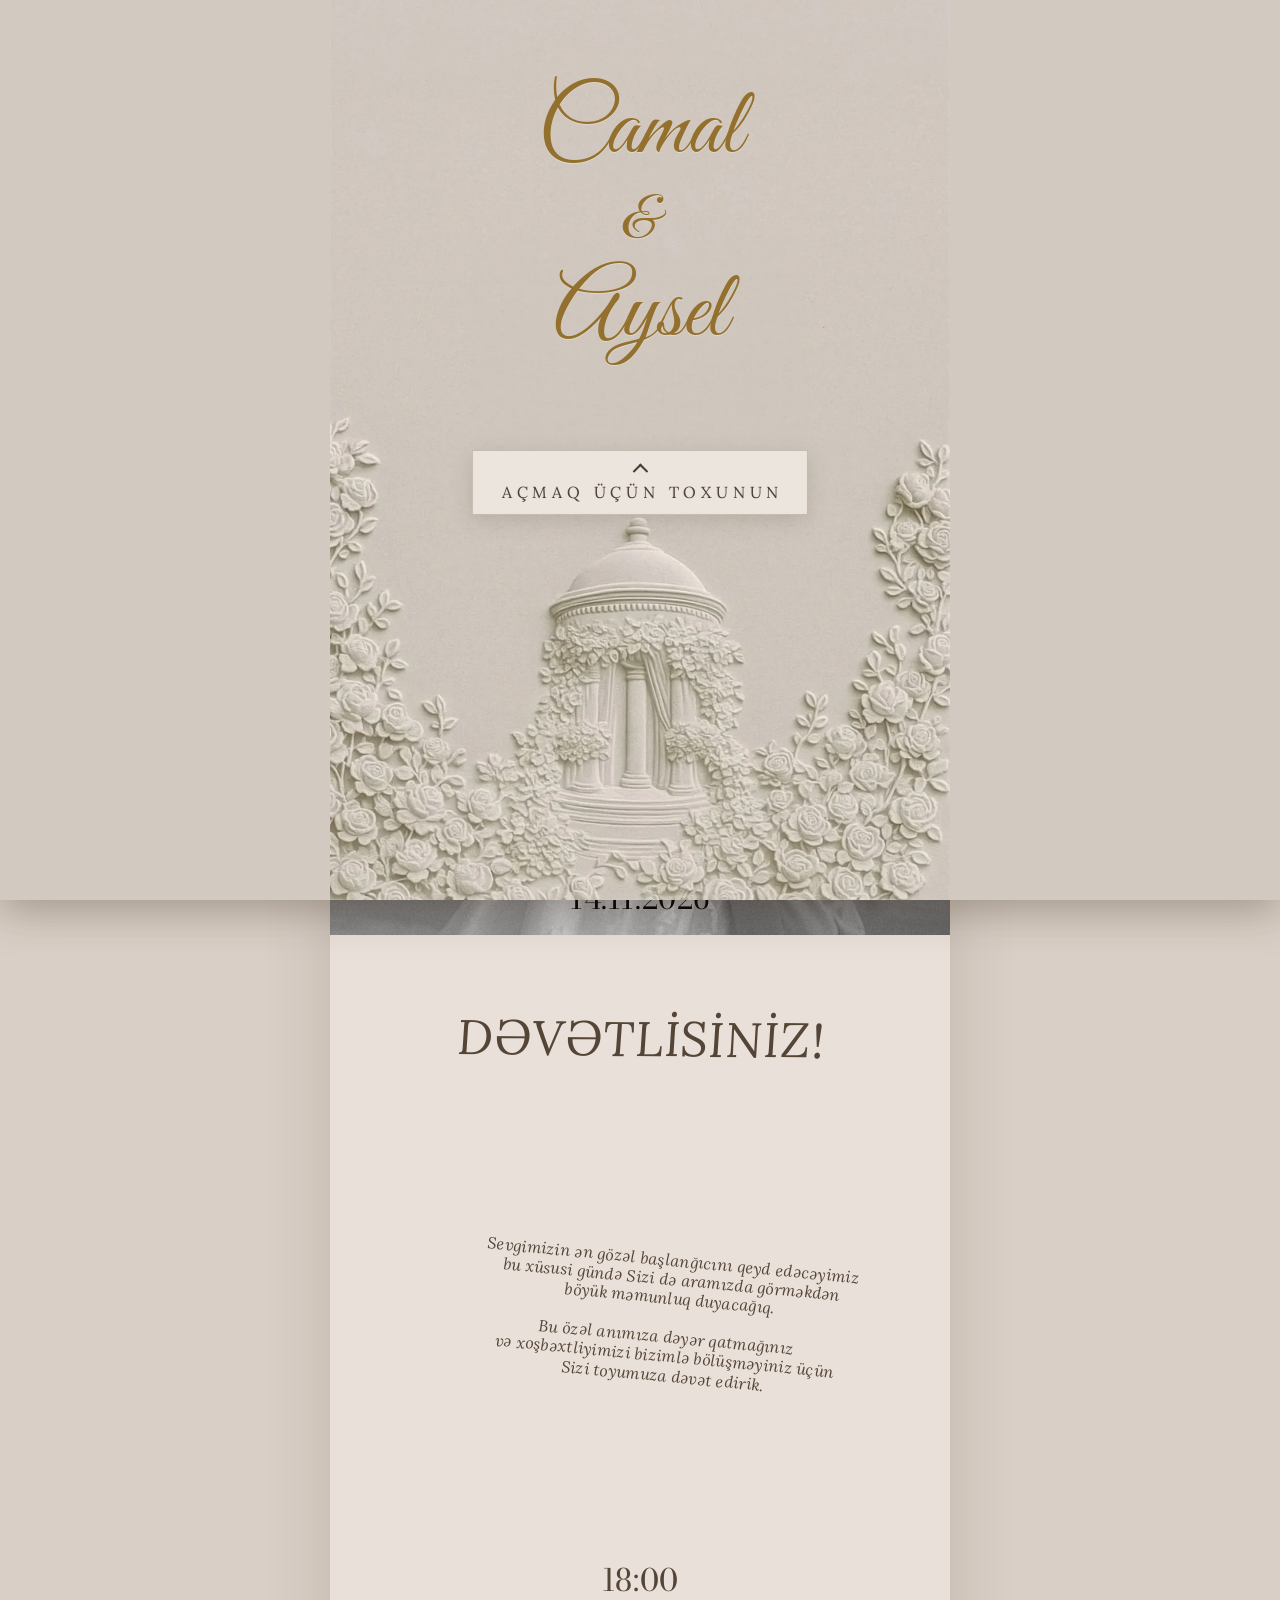
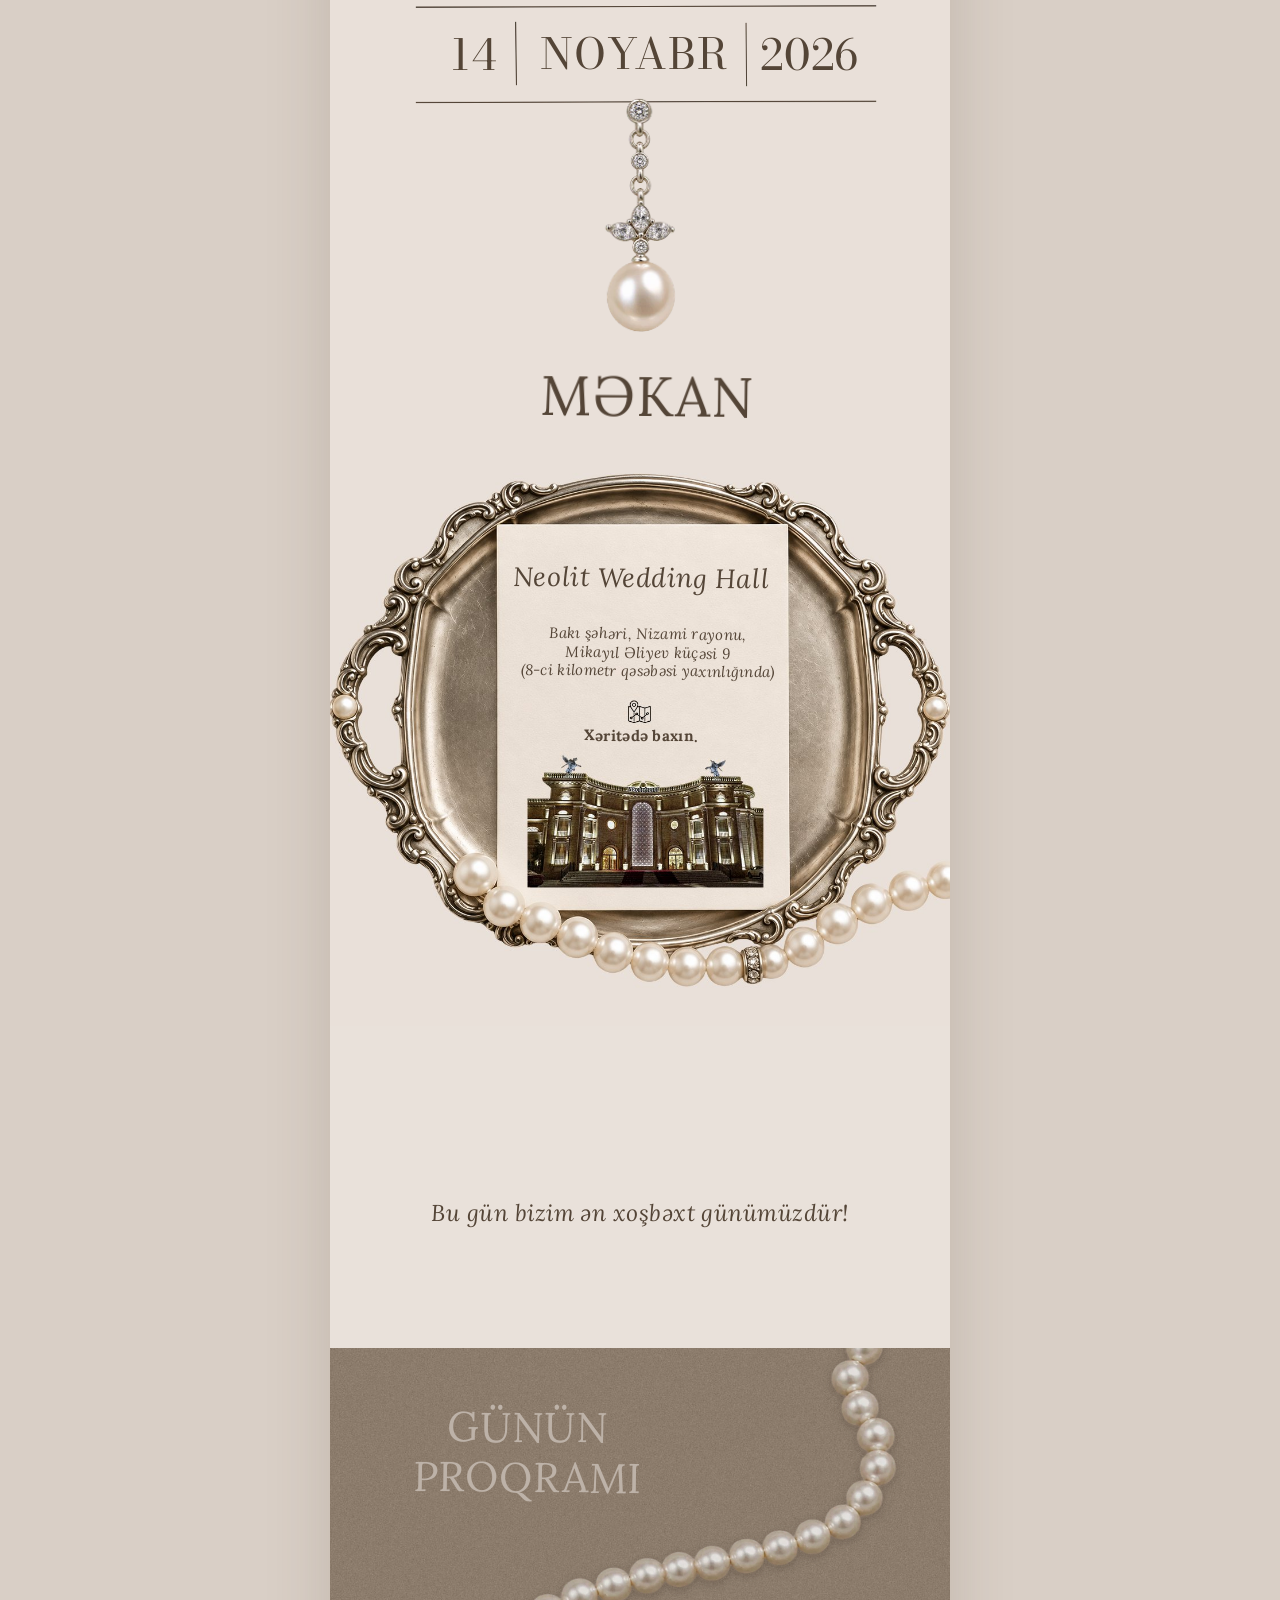
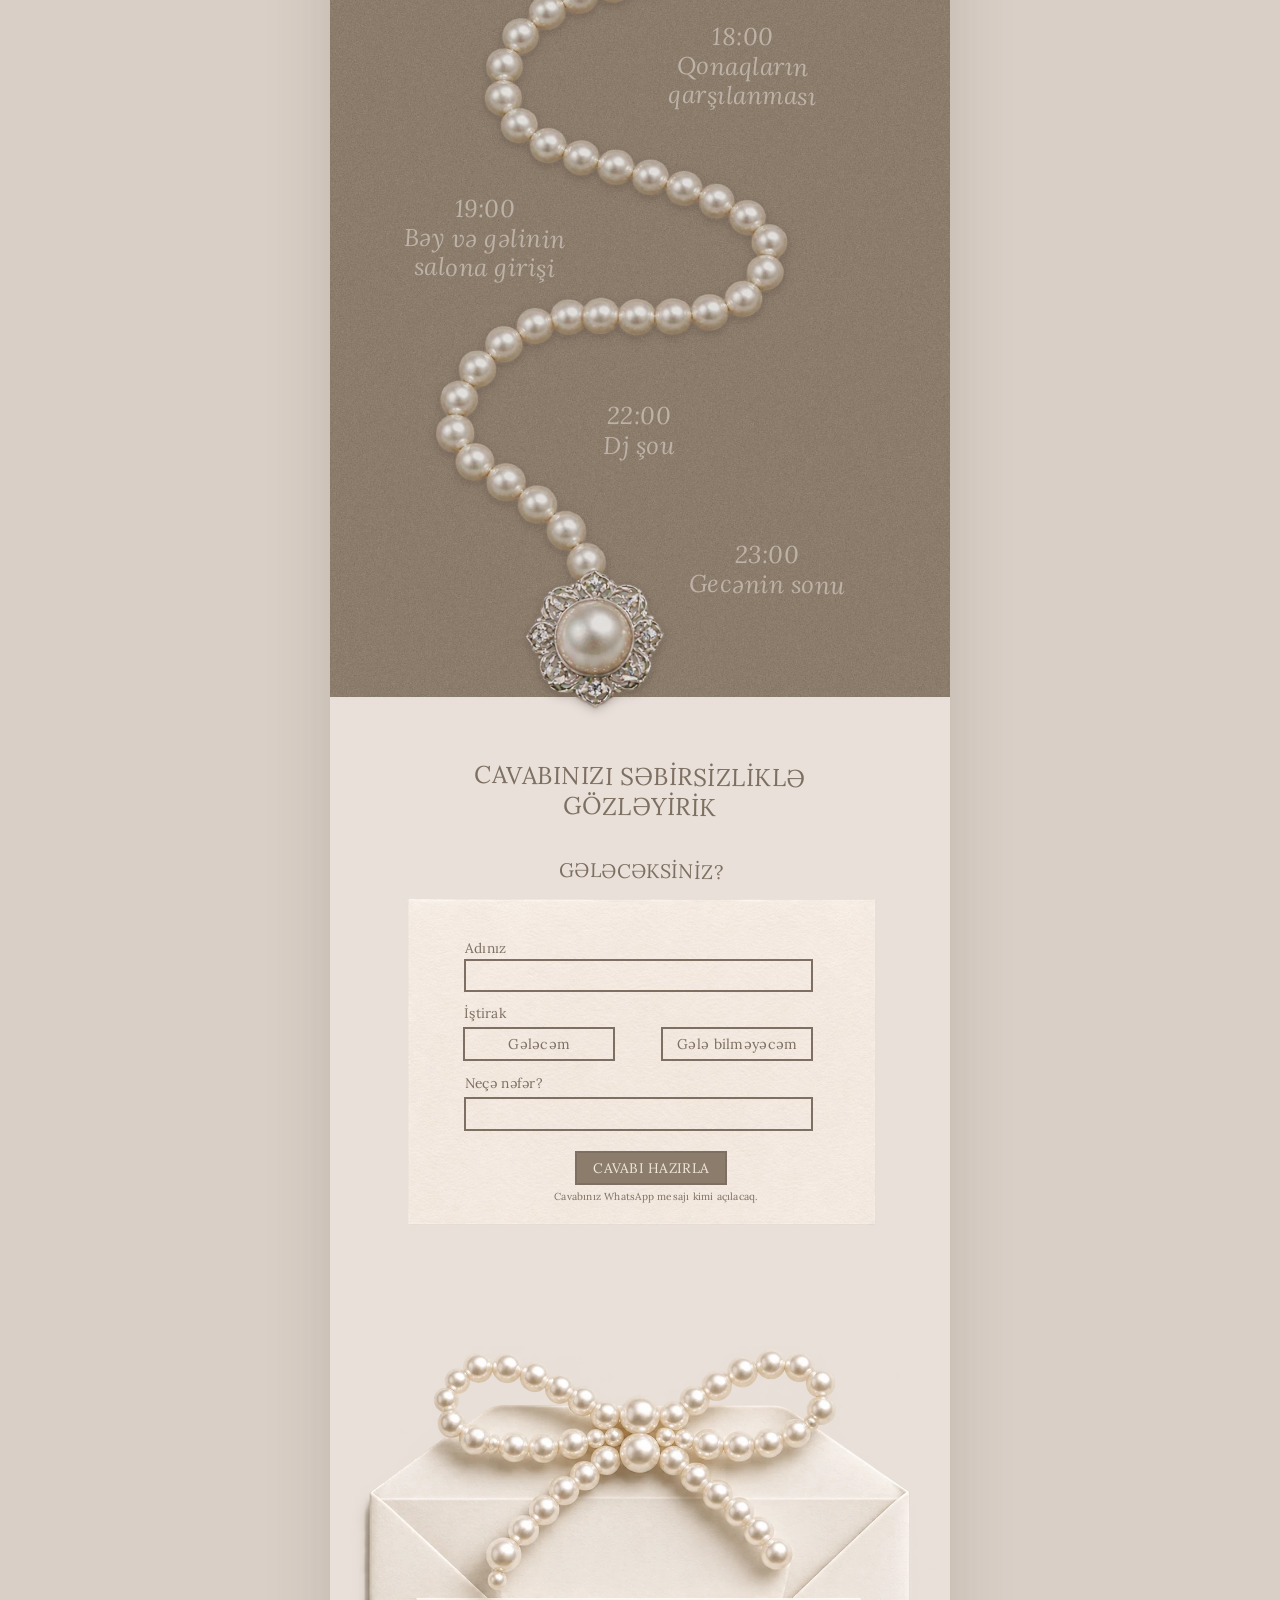
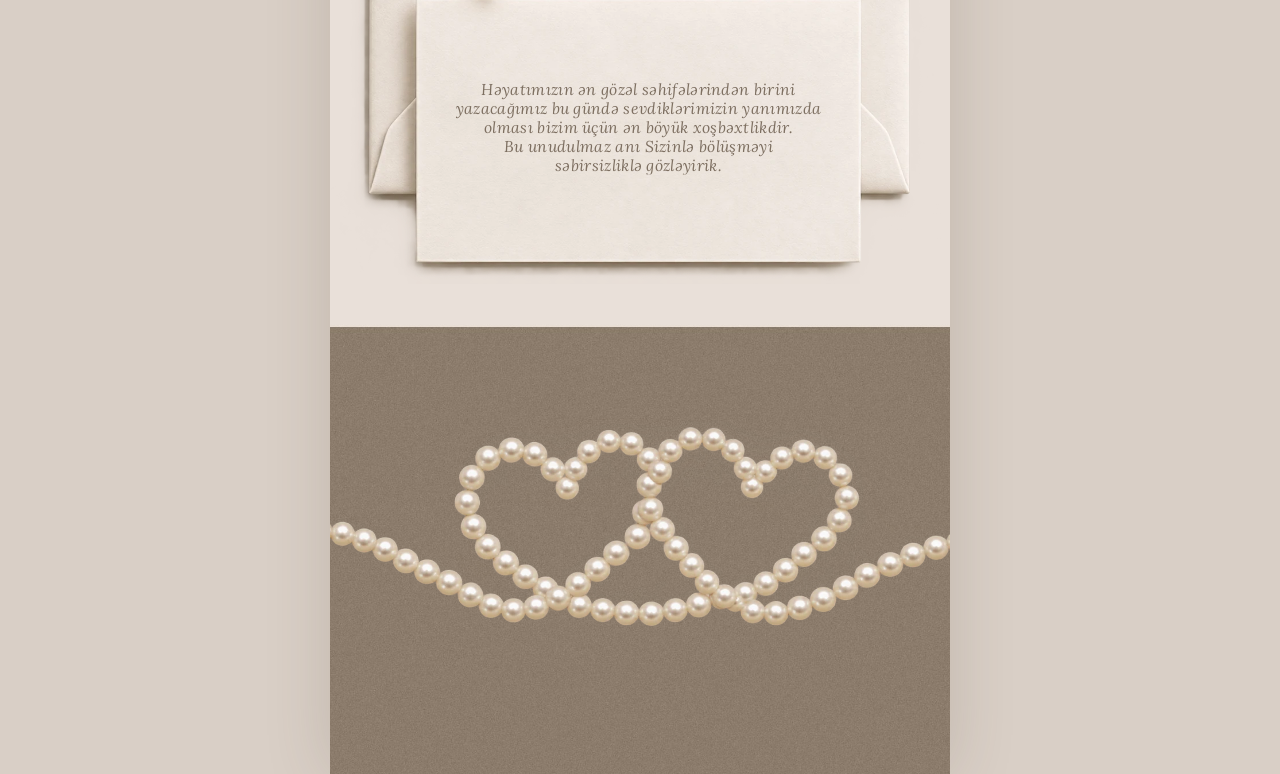
<file: index.html>
<!DOCTYPE html>
<html lang="az">
<head>
<meta charset="utf-8">
<meta name="viewport" content="width=device-width, initial-scale=1">
<title>Camal &amp; Aysel — Toya dəvət · 14.11.2026</title>
<meta name="description" content="Camal və Aysel sizi 14 noyabr 2026, saat 18:00-da Neolit Wedding Hall-da toylarına dəvət edir.">
<meta property="og:title" content="Camal &amp; Aysel — Toya dəvət">
<meta property="og:description" content="14 Noyabr 2026 · 18:00 · Neolit Wedding Hall">
<meta property="og:image" content="img/couple.jpg">
<meta name="theme-color" content="#E9E1DA">
<script>document.documentElement.classList.add('js');if(location.protocol!=='file:')document.documentElement.classList.add('http')</script>
<link rel="preload" href="fonts/BodoniModa-normal-latin.woff2" as="font" type="font/woff2" crossorigin>
<link rel="preload" href="fonts/Lora-italic-latin.woff2" as="font" type="font/woff2" crossorigin>
<link rel="preload" href="fonts/Lora-normal-latin.woff2" as="font" type="font/woff2" crossorigin>
<link rel="preload" href="img/intro-gazebo.webp" as="image">
<link rel="preload" href="fonts/GreatVibes-latin.woff2" as="font" type="font/woff2" crossorigin>
<link rel="stylesheet" href="fonts.css?v=6">
<link rel="stylesheet" href="style.css?v=6">
</head>
<body>

<div id="intro" class="intro" role="button" tabindex="0" aria-label="Dəvətnaməni açın">
  <div class="iv-col">
    <img class="iv-img" src="img/intro-gazebo.webp" alt="" width="1080" height="1920" fetchpriority="high">
    <h1 class="iv-names">Camal<span>&amp;</span>Aysel</h1>
    <span class="iv-tap lora"><i aria-hidden="true"></i>AÇMAQ ÜÇÜN TOXUNUN</span>
  </div>
</div>
<button id="music" class="music" type="button" aria-label="Musiqini dayandır" hidden><span></span><span></span><span></span></button>
<div id="fx" class="fx" aria-hidden="true"></div>
<main class="inv">

  <section class="pg" id="p1">
    <img class="bg" src="img/s1-1.jpg" alt="" width="1080" height="1660" fetchpriority="high" decoding="async">
    <img class="bg" src="img/s1-2.jpg" alt="" width="1080" height="1040" loading="lazy" decoding="async">
    <img class="bg" src="img/s1-3.jpg" alt="" width="1080" height="720" loading="lazy" decoding="async">
    <img class="bg" src="img/s1-4.jpg" alt="" width="1080" height="1155" loading="lazy" decoding="async">
    <div class="hero" style="left:0.0000cqw;top:0.0000cqw;width:100.0000cqw;height:150.8333cqw">
      <img class="kb" src="img/couple.jpg" alt="Camal və Aysel" width="1092" height="1637" fetchpriority="high" decoding="async" style="left:-0.6481cqw;top:-0.7407cqw;width:101.1111cqw;height:151.5741cqw">
    </div>
    <div class="t nm" style="left:41.0048cqw;top:24.3356cqw;transform:rotate(0.00deg);mix-blend-mode:overlay;"><span class="bod" style="font-style:normal;font-weight:400;font-size:14.8333cqw;color:#000"><span class="ch" style="--i:0;--d:0.1s">C</span><span class="ch" style="--i:1;--d:0.1s">A</span><span class="ch" style="--i:2;--d:0.1s">M</span><span class="ch" style="--i:3;--d:0.1s">A</span><span class="ch" style="--i:4;--d:0.1s">L</span></span></div>
    <div class="t nm" style="left:61.9307cqw;top:38.0676cqw;transform:rotate(0.00deg);mix-blend-mode:overlay;"><span class="bod" style="font-style:normal;font-weight:400;font-size:14.8333cqw;color:#000"><span class="ch" style="--i:0;--d:0.65s">A</span><span class="ch" style="--i:1;--d:0.65s">Y</span><span class="ch" style="--i:2;--d:0.65s">S</span><span class="ch" style="--i:3;--d:0.65s">E</span><span class="ch" style="--i:4;--d:0.65s">L</span></span></div>
    <div class="t rv" style="left:50.0000cqw;top:146.8373cqw;transform:rotate(0.00deg);"><span class="bod" style="font-style:normal;font-weight:400;font-size:4.6759cqw;color:#000">14.11.2026</span></div>
    <div class="t rv" style="left:50.2311cqw;top:170.3213cqw;transform:rotate(0.61deg);"><span class="lora" style="font-style:italic;font-weight:400;font-size:7.8333cqw;color:rgb(84,69,55)">DƏVƏTLİSİNİZ!</span></div>
    <div class="grp env an">
      <img class="lay " src="img/envelope.webp" alt="" width="1242" height="828" loading="lazy" decoding="async" style="left:-6.9444cqw;top:170.0926cqw;width:115.0000cqw;height:76.6667cqw;">
      <div class="t write" style="left:55.3877cqw;top:204.2420cqw;transform:rotate(5.41deg);"><span class="lora" style="font-style:italic;font-weight:400;font-size:2.5833cqw;color:rgb(84,69,55)">Sevgimizin ən gözəl başlanğıcını qeyd edəcəyimiz<br>bu xüsusi gündə Sizi də aramızda görməkdən<br>böyük məmunluq duyacağıq.<span class="gap"></span>Bu özəl anımıza dəyər qatmağınız<br>və xoşbəxtliyimizi bizimlə bölüşməyiniz üçün<br>Sizi toyumuza dəvət edirik.</span></div>
    </div>
    <div class="grp lines an">
      <img class="lay dh" src="img/line-top.webp" alt="" width="805" height="8" loading="lazy" decoding="async" style="left:13.7037cqw;top:258.7037cqw;width:74.5370cqw;height:0.7407cqw;">
      <img class="lay dh" src="img/line-bot.webp" alt="" width="805" height="7" loading="lazy" decoding="async" style="left:13.7037cqw;top:274.2593cqw;width:74.5370cqw;height:0.6481cqw;">
      <img class="lay dv" src="img/line-v1.webp" alt="" width="7" height="113" loading="lazy" decoding="async" style="left:29.7222cqw;top:261.4815cqw;width:0.6481cqw;height:10.4630cqw;">
      <img class="lay dv" src="img/line-v2.webp" alt="" width="6" height="113" loading="lazy" decoding="async" style="left:66.9444cqw;top:261.5741cqw;width:0.5556cqw;height:10.4630cqw;">
      <div class="t ln" style="left:50.0652cqw;top:256.6255cqw;transform:rotate(0.00deg);"><span class="bod" style="font-style:normal;font-weight:400;font-size:4.9722cqw;color:rgb(84,69,55)">18:00</span></div>
      <div class="t ln" style="left:23.1944cqw;top:269.3798cqw;transform:rotate(0.00deg);"><span class="bod" style="font-style:normal;font-weight:400;font-size:6.8704cqw;color:rgb(84,69,55)">14</span></div>
      <div class="t ln" style="left:49.1204cqw;top:269.2872cqw;transform:rotate(0.00deg);"><span class="bod" style="font-style:normal;font-weight:400;font-size:6.8704cqw;color:rgb(84,69,55)">NOYABR</span></div>
      <div class="t ln" style="left:77.3611cqw;top:269.3798cqw;transform:rotate(0.00deg);"><span class="bod" style="font-style:normal;font-weight:400;font-size:6.8704cqw;color:rgb(84,69,55)">2026</span></div>
    </div>
    <div class="lay sheen swing an" style="left:40.8333cqw;top:272.0370cqw;width:18.2407cqw;height:41.4815cqw;--m:url(img/pendant.webp);transform-origin:50% 2%"><img src="img/pendant.webp" alt="" width="197" height="448" decoding="async"></div>
    <div class="t rv" style="left:51.0607cqw;top:325.3034cqw;transform:rotate(0.60deg);"><span class="lora" style="font-style:normal;font-weight:400;font-size:8.9444cqw;color:rgb(84,69,55)">MƏKAN</span></div>
    <div class="t rv" style="left:50.1091cqw;top:352.8615cqw;transform:rotate(0.59deg);"><span class="lora" style="font-style:italic;font-weight:400;font-size:4.2963cqw;color:rgb(84,69,55)">Neolit Wedding Hall</span></div>
    <div class="t rv" style="left:51.3524cqw;top:361.2402cqw;transform:rotate(0.59deg);"><span class="lora" style="font-style:italic;font-weight:400;font-size:2.4259cqw;color:rgb(84,69,55)">Bakı şəhəri, Nizami rayonu,<br>Mikayıl Əliyev küçəsi 9<br>(8-ci kilometr qəsəbəsi yaxınlığında)</span></div>
    <div class="t rv" style="left:50.2413cqw;top:377.7217cqw;transform:rotate(0.59deg);"><span class="lora" style="font-style:normal;font-weight:700;font-size:2.4259cqw;color:rgb(84,69,55)">Xəritədə baxın.</span></div>
    <a class="hit" href="https://www.google.com/maps/search/?api=1&amp;query=Neolit+Wedding+Hall+Bak%C4%B1" target="_blank" rel="noopener" aria-label="Xəritədə baxın" style="left:30.5556cqw;top:369.9074cqw;width:39.8148cqw;height:31.9444cqw"></a>
  </section>

  <section class="cd" id="cd" aria-label="Toya qalan vaxt">
    <div class="t rv" style="left:50.0000cqw;top:12.9630cqw;transform:rotate(0.00deg);"><span class="lora" style="font-style:normal;font-weight:400;font-size:4.2593cqw;color:rgb(84,69,55)">TOYA QALIB</span></div>
    <div class="grp lines an"><img class="lay dh" src="img/line-top.webp" alt="" style="left:13.7037cqw;top:18.5185cqw;width:74.5370cqw;height:0.7407cqw"><img class="lay dh" src="img/line-bot.webp" alt="" style="left:13.7037cqw;top:40.9259cqw;width:74.5370cqw;height:0.6481cqw"><img class="lay dv" src="img/line-v1.webp" alt="" style="left:27.5000cqw;top:22.9630cqw;width:0.6481cqw;height:10.4630cqw"><img class="lay dv" src="img/line-v1.webp" alt="" style="left:49.7222cqw;top:22.9630cqw;width:0.6481cqw;height:10.4630cqw"><img class="lay dv" src="img/line-v1.webp" alt="" style="left:71.9444cqw;top:22.9630cqw;width:0.6481cqw;height:10.4630cqw"></div>
    <div class="t rv" style="left:16.6667cqw;top:30.5556cqw;transform:rotate(0.00deg);"><span class="bod" style="font-style:normal;font-weight:400;font-size:8.5185cqw;color:rgb(84,69,55)"><b id="cd-d">00</b></span></div>
    <div class="t rv" style="left:16.6667cqw;top:36.5741cqw;transform:rotate(0.00deg);"><span class="lora" style="font-style:italic;font-weight:400;font-size:2.2222cqw;color:rgb(125,111,97)">GÜN</span></div>
    <div class="t rv" style="left:38.8889cqw;top:30.5556cqw;transform:rotate(0.00deg);"><span class="bod" style="font-style:normal;font-weight:400;font-size:8.5185cqw;color:rgb(84,69,55)"><b id="cd-h">00</b></span></div>
    <div class="t rv" style="left:38.8889cqw;top:36.5741cqw;transform:rotate(0.00deg);"><span class="lora" style="font-style:italic;font-weight:400;font-size:2.2222cqw;color:rgb(125,111,97)">SAAT</span></div>
    <div class="t rv" style="left:61.1111cqw;top:30.5556cqw;transform:rotate(0.00deg);"><span class="bod" style="font-style:normal;font-weight:400;font-size:8.5185cqw;color:rgb(84,69,55)"><b id="cd-m">00</b></span></div>
    <div class="t rv" style="left:61.1111cqw;top:36.5741cqw;transform:rotate(0.00deg);"><span class="lora" style="font-style:italic;font-weight:400;font-size:2.2222cqw;color:rgb(125,111,97)">DƏQİQƏ</span></div>
    <div class="t rv" style="left:83.3333cqw;top:30.5556cqw;transform:rotate(0.00deg);"><span class="bod" style="font-style:normal;font-weight:400;font-size:8.5185cqw;color:rgb(84,69,55)"><b id="cd-s">00</b></span></div>
    <div class="t rv" style="left:83.3333cqw;top:36.5741cqw;transform:rotate(0.00deg);"><span class="lora" style="font-style:italic;font-weight:400;font-size:2.2222cqw;color:rgb(125,111,97)">SANİYƏ</span></div>
    <div class="t cd-done" style="left:50.0000cqw;top:31.4815cqw;transform:rotate(0.00deg);"><span class="lora" style="font-style:italic;font-weight:400;font-size:3.7037cqw;color:rgb(84,69,55)">Bu gün bizim ən xoşbəxt günümüzdür!</span></div>
  </section>

  <section class="pg" id="p2">
    <img class="bg" src="img/s2-1.jpg" alt="" width="1080" height="1700" loading="lazy" decoding="async">
    <img class="bg" src="img/s2-2.jpg" alt="" width="1080" height="1000" loading="lazy" decoding="async">
    <img class="bg" src="img/s2-3.jpg" alt="" width="1080" height="1090" loading="lazy" decoding="async">
    <img class="bg" src="img/s2-4.jpg" alt="" width="1080" height="785" loading="lazy" decoding="async">
    <svg class="neck" id="neck" viewBox="132 -47 873 1746" style="left:12.2222cqw;top:-4.3519cqw;width:80.8333cqw;height:161.6667cqw" aria-hidden="true">
      <image href="img/necklace.webp" x="132" y="-47" width="873" height="1746"/>
    </svg>
    <div class="t rv" style="left:31.9797cqw;top:15.1246cqw;transform:rotate(0.59deg);"><span class="lora" style="font-style:normal;font-weight:400;font-size:6.7130cqw;color:rgb(189,178,168)">GÜNÜN<br>PROQRAMI</span></div>
    <div class="t pi" data-y="429" style="left:66.6770cqw;top:48.0532cqw;transform:rotate(0.62deg);--y:459"><span class="lora" style="font-style:italic;font-weight:400;font-size:3.9352cqw;color:rgb(189,178,168)">18:00<br>Qonaqların<br>qarşılanması</span></div>
    <div class="t pi" data-y="729" style="left:25.0106cqw;top:75.8381cqw;transform:rotate(0.61deg);--y:759"><span class="lora" style="font-style:italic;font-weight:400;font-size:3.9333cqw;color:rgb(189,178,168)">19:00<br>Bəy və gəlinin<br>salona girişi</span></div>
    <div class="t pi" data-y="1089" style="left:49.9178cqw;top:109.1644cqw;transform:rotate(0.62deg);--y:1119"><span class="lora" style="font-style:italic;font-weight:400;font-size:3.9352cqw;color:rgb(189,178,168)">22:00<br>Dj şou</span></div>
    <div class="t pi" data-y="1331" style="left:70.4733cqw;top:131.5718cqw;transform:rotate(0.62deg);--y:1361"><span class="lora" style="font-style:italic;font-weight:400;font-size:3.9352cqw;color:rgb(189,178,168)">23:00<br>Gecənin sonu</span></div>
    <div class="t rv" style="left:50.0104cqw;top:167.4051cqw;transform:rotate(0.62deg);"><span class="lora" style="font-style:normal;font-weight:400;font-size:3.9352cqw;color:rgb(125,111,97)">CAVABINIZI SƏBİRSİZLİKLƏ<br>GÖZLƏYİRİK</span></div>
    <div class="t rv" style="left:50.1474cqw;top:182.2812cqw;transform:rotate(0.59deg);"><span class="lora" style="font-style:normal;font-weight:400;font-size:3.1759cqw;color:rgb(125,111,97)">GƏLƏCƏKSİNİZ?</span></div>
    <div class="t " style="left:25.0888cqw;top:194.3601cqw;transform:rotate(0.00deg);"><span class="lora" style="font-style:normal;font-weight:400;font-size:2.2191cqw;color:rgb(125,111,97)">Adınız</span></div>
    <div class="t " style="left:24.9961cqw;top:204.9416cqw;transform:rotate(0.00deg);"><span class="lora" style="font-style:normal;font-weight:400;font-size:2.2222cqw;color:rgb(125,111,97)">İştirak</span></div>
    <div class="t " style="left:28.0517cqw;top:216.1453cqw;transform:rotate(0.00deg);"><span class="lora" style="font-style:normal;font-weight:400;font-size:2.2222cqw;color:rgb(125,111,97)">Neçə nəfər?</span></div>
    <div class="t " style="left:52.6339cqw;top:234.2711cqw;transform:rotate(0.00deg);"><span class="lora" style="font-style:normal;font-weight:400;font-size:1.6389cqw;color:rgb(125,111,97)">Cavabınız WhatsApp mesajı kimi açılacaq.</span></div>
    <form id="rsvp" novalidate>
      <input id="ad" name="ad" type="text" autocomplete="name" aria-label="Adınız" style="left:21.5741cqw;top:195.2778cqw;width:56.3889cqw;height:5.4630cqw">
      <button type="button" class="opt" data-v="yes" aria-pressed="false" style="left:21.4815cqw;top:206.3889cqw;width:24.5370cqw;height:5.4630cqw">Gələcəm</button>
      <button type="button" class="opt" data-v="no" aria-pressed="false" style="left:53.4259cqw;top:206.2963cqw;width:24.5370cqw;height:5.4630cqw">Gələ bilməyəcəm</button>
      <input id="say" name="say" type="number" min="1" max="30" inputmode="numeric" aria-label="Neçə nəfər?" style="left:21.5741cqw;top:217.5926cqw;width:56.3889cqw;height:5.4630cqw">
      <button type="submit" class="send" style="left:39.5370cqw;top:226.2963cqw;width:24.5370cqw;height:5.4630cqw">CAVABI HAZIRLA</button>
      <p id="err" class="err" role="alert" style="left:14.8148cqw;top:236.2963cqw;width:70.3704cqw;height:3.5185cqw"></p>
    </form>
    <div class="grp env an">
      <img class="lay " src="img/bow.webp" alt="" width="1384" height="937" loading="lazy" decoding="async" style="left:-14.9074cqw;top:257.7778cqw;width:128.1481cqw;height:86.7593cqw;">
      <div class="t write" style="left:49.7612cqw;top:314.0769cqw;transform:rotate(0.00deg);"><span class="lora" style="font-style:italic;font-weight:400;font-size:2.5463cqw;color:rgb(125,111,97)">Həyatımızın ən gözəl səhifələrindən birini<br>yazacağımız bu gündə sevdiklərimizin yanımızda<br>olması bizim üçün ən böyük xoşbəxtlikdir.<br>Bu unudulmaz anı Sizinlə bölüşməyi<br>səbirsizliklə gözləyirik.</span></div>
    </div>
    <div class="lay sheen beat an" style="left:-28.7037cqw;top:357.9630cqw;width:160.9259cqw;height:53.7037cqw;--m:url(img/hearts.webp);transform-origin:48.9% 45%"><img src="img/hearts.webp" alt="" width="1738" height="580" decoding="async"></div>
  </section>
</main>
<script src="app.js?v=6"></script>
</body>
</html>
</file>
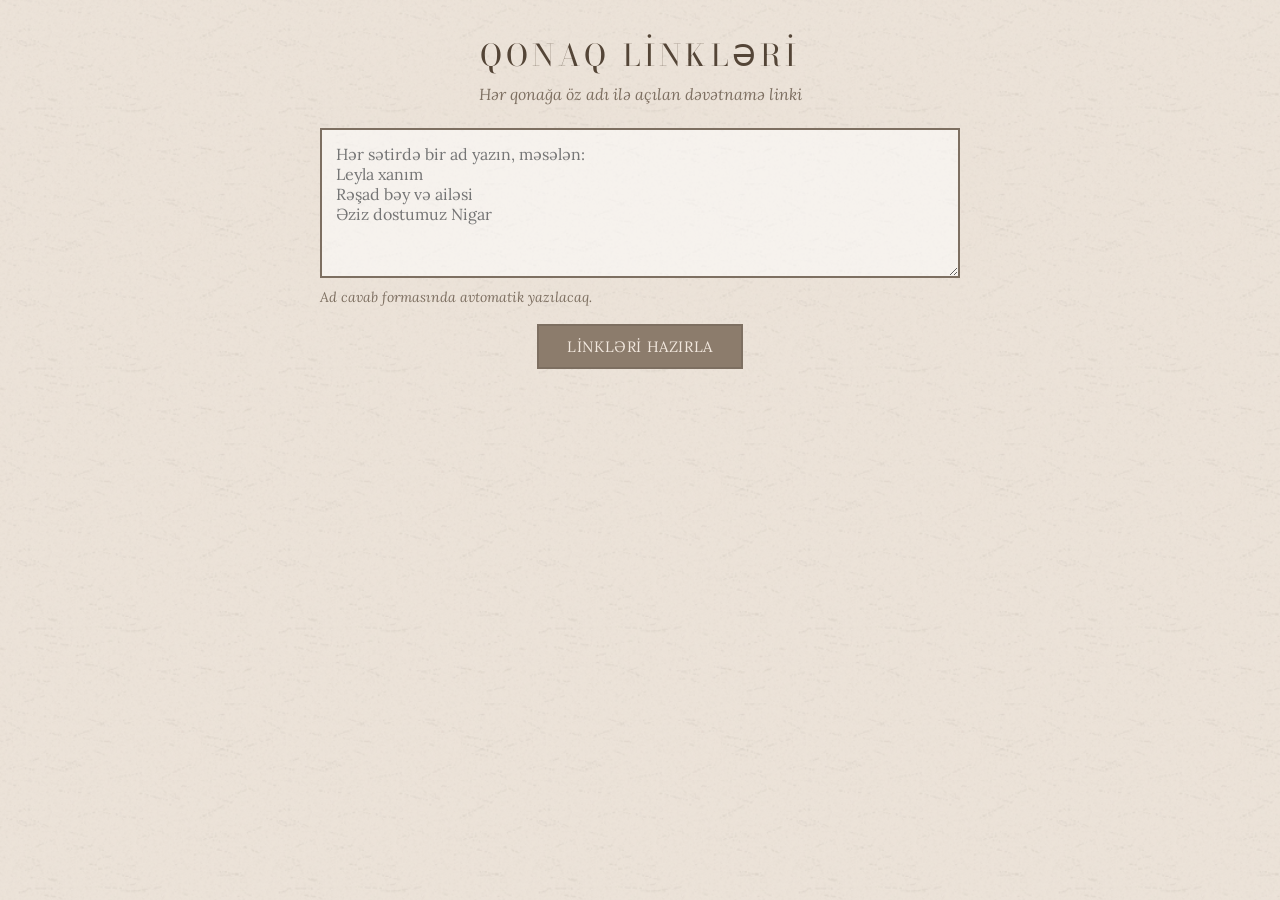
<file: qonaq-linki.html>
<!DOCTYPE html>
<html lang="az">
<head>
<meta charset="utf-8">
<meta name="viewport" content="width=device-width, initial-scale=1">
<meta name="robots" content="noindex">
<title>Qonaq linkləri — Camal &amp; Aysel</title>
<link rel="stylesheet" href="fonts.css">
<style>
  * { box-sizing: border-box; }
  body {
    margin: 0; min-height: 100vh; padding: 32px 16px 60px;
    background: url(img/paper.webp) 0 0 / 260px repeat, #ece3d9;
    font-family: 'Lora', Georgia, serif; color: rgb(84, 69, 55);
  }
  main { max-width: 640px; margin: 0 auto; }
  h1 { font-family: 'Bodoni Moda', serif; font-weight: 400; letter-spacing: .14em; text-align: center; font-size: 30px; margin: 0 0 6px; }
  p.lead { text-align: center; font-style: italic; color: rgb(125, 111, 97); margin: 0 0 24px; }
  textarea {
    width: 100%; min-height: 150px; padding: 14px; resize: vertical;
    font: inherit; font-size: 16px; color: inherit;
    background: rgba(255, 255, 255, .55); border: 2px solid rgb(125, 111, 97); outline: none;
  }
  .hint { font-size: 14px; font-style: italic; color: rgb(125, 111, 97); margin: 6px 0 18px; }
  button, a.btn {
    font: inherit; font-size: 14px; letter-spacing: .04em; cursor: pointer; text-decoration: none;
    border: 2px solid rgb(125, 111, 97); background: rgb(140, 124, 108); color: rgb(242, 232, 222);
    padding: 8px 14px; display: inline-block;
  }
  button.ghost, a.ghost { background: transparent; color: rgb(84, 69, 55); }
  #make { display: block; margin: 0 auto 26px; padding: 11px 28px; font-size: 15px; }
  ul { list-style: none; padding: 0; margin: 0; display: grid; gap: 12px; }
  li { background: rgba(255, 255, 255, .6); border: 1px solid rgba(125, 111, 97, .35); padding: 14px; }
  li .n { font-style: italic; font-size: 18px; margin-bottom: 6px; }
  li .u { font-size: 12.5px; word-break: break-all; color: rgb(125, 111, 97); margin-bottom: 10px; }
  li .row { display: flex; gap: 8px; flex-wrap: wrap; }
</style>
</head>
<body>
<main>
  <h1>QONAQ LİNKLƏRİ</h1>
  <p class="lead">Hər qonağa öz adı ilə açılan dəvətnamə linki</p>

  <textarea id="names" placeholder="Hər sətirdə bir ad yazın, məsələn:&#10;Leyla xanım&#10;Rəşad bəy və ailəsi&#10;Əziz dostumuz Nigar"></textarea>
  <div class="hint">Ad cavab formasında avtomatik yazılacaq.</div>
  <button id="make" type="button">LİNKLƏRİ HAZIRLA</button>

  <ul id="out"></ul>
</main>
<script>
  const BASE = location.href.replace(/qonaq-linki\.html.*$/, "");
  const out = document.getElementById("out");
  const ta = document.getElementById("names");
  ta.value = localStorage.getItem("qonaqlar") || "";

  function linkFor(name) { return BASE + "?ad=" + encodeURIComponent(name); }

  function make() {
    localStorage.setItem("qonaqlar", ta.value);
    out.innerHTML = "";
    const names = ta.value.split("\n").map((s) => s.replace(/\s+/g, " ").trim()).filter(Boolean);
    names.forEach((name) => {
      const url = linkFor(name);
      const msg = `Hörmətli ${name}, sizi toyumuza dəvət edirik! 💍\nCamal & Aysel · 14.11.2026\n${url}`;
      const li = document.createElement("li");
      li.innerHTML = `<div class="n"></div><div class="u"></div><div class="row">
        <button type="button" class="ghost copy">Linki kopyala</button>
        <a class="btn wa" target="_blank" rel="noopener">WhatsApp-da göndər</a>
        <a class="btn ghost open" target="_blank" rel="noopener">Bax</a></div>`;
      li.querySelector(".n").textContent = name;
      li.querySelector(".u").textContent = url;
      li.querySelector(".wa").href = "https://wa.me/?text=" + encodeURIComponent(msg);
      li.querySelector(".open").href = url;
      const c = li.querySelector(".copy");
      c.addEventListener("click", async () => {
        try { await navigator.clipboard.writeText(url); c.textContent = "Kopyalandı ✓"; }
        catch { prompt("Linki kopyalayın:", url); }
        setTimeout(() => (c.textContent = "Linki kopyala"), 1800);
      });
      out.appendChild(li);
    });
  }
  document.getElementById("make").addEventListener("click", make);
  if (ta.value.trim()) make();
</script>
</body>
</html>
</file>
<file: fonts.css>
/* Lokal şriftlər: Bodoni Moda və Lora (SIL Open Font License) */
/* Bodoni Moda normal 400 — latin-ext */
@font-face {
  font-family: 'Bodoni Moda';
  font-style: normal;
  font-weight: 400;
  font-display: swap;
  src: url(fonts/BodoniModa-normal-latin-ext.woff2) format('woff2');
  unicode-range: U+0100-02BA, U+02BD-02C5, U+02C7-02CC, U+02CE-02D7, U+02DD-02FF, U+0304, U+0308, U+0329, U+1D00-1DBF, U+1E00-1E9F, U+1EF2-1EFF, U+2020, U+20A0-20AB, U+20AD-20C4, U+2113, U+2C60-2C7F, U+A720-A7FF;
}
/* Bodoni Moda normal 400 — latin */
@font-face {
  font-family: 'Bodoni Moda';
  font-style: normal;
  font-weight: 400;
  font-display: swap;
  src: url(fonts/BodoniModa-normal-latin.woff2) format('woff2');
  unicode-range: U+0000-00FF, U+0131, U+0152-0153, U+02BB-02BC, U+02C6, U+02DA, U+02DC, U+0304, U+0308, U+0329, U+2000-206F, U+20AC, U+2122, U+2191, U+2193, U+2212, U+2215, U+FEFF, U+FFFD;
}
/* Lora italic 400 — latin-ext */
@font-face {
  font-family: 'Lora';
  font-style: italic;
  font-weight: 400;
  font-display: swap;
  src: url(fonts/Lora-italic-latin-ext.woff2) format('woff2');
  unicode-range: U+0100-02BA, U+02BD-02C5, U+02C7-02CC, U+02CE-02D7, U+02DD-02FF, U+0304, U+0308, U+0329, U+1D00-1DBF, U+1E00-1E9F, U+1EF2-1EFF, U+2020, U+20A0-20AB, U+20AD-20C4, U+2113, U+2C60-2C7F, U+A720-A7FF;
}
/* Lora italic 400 — latin */
@font-face {
  font-family: 'Lora';
  font-style: italic;
  font-weight: 400;
  font-display: swap;
  src: url(fonts/Lora-italic-latin.woff2) format('woff2');
  unicode-range: U+0000-00FF, U+0131, U+0152-0153, U+02BB-02BC, U+02C6, U+02DA, U+02DC, U+0304, U+0308, U+0329, U+2000-206F, U+20AC, U+2122, U+2191, U+2193, U+2212, U+2215, U+FEFF, U+FFFD;
}
/* Lora normal 400 — latin-ext */
@font-face {
  font-family: 'Lora';
  font-style: normal;
  font-weight: 400;
  font-display: swap;
  src: url(fonts/Lora-normal-latin-ext.woff2) format('woff2');
  unicode-range: U+0100-02BA, U+02BD-02C5, U+02C7-02CC, U+02CE-02D7, U+02DD-02FF, U+0304, U+0308, U+0329, U+1D00-1DBF, U+1E00-1E9F, U+1EF2-1EFF, U+2020, U+20A0-20AB, U+20AD-20C4, U+2113, U+2C60-2C7F, U+A720-A7FF;
}
/* Lora normal 400 — latin */
@font-face {
  font-family: 'Lora';
  font-style: normal;
  font-weight: 400;
  font-display: swap;
  src: url(fonts/Lora-normal-latin.woff2) format('woff2');
  unicode-range: U+0000-00FF, U+0131, U+0152-0153, U+02BB-02BC, U+02C6, U+02DA, U+02DC, U+0304, U+0308, U+0329, U+2000-206F, U+20AC, U+2122, U+2191, U+2193, U+2212, U+2215, U+FEFF, U+FFFD;
}
/* Lora normal 700 — latin-ext */
@font-face {
  font-family: 'Lora';
  font-style: normal;
  font-weight: 700;
  font-display: swap;
  src: url(fonts/Lora-normal-latin-ext.woff2) format('woff2');
  unicode-range: U+0100-02BA, U+02BD-02C5, U+02C7-02CC, U+02CE-02D7, U+02DD-02FF, U+0304, U+0308, U+0329, U+1D00-1DBF, U+1E00-1E9F, U+1EF2-1EFF, U+2020, U+20A0-20AB, U+20AD-20C4, U+2113, U+2C60-2C7F, U+A720-A7FF;
}
/* Lora normal 700 — latin */
@font-face {
  font-family: 'Lora';
  font-style: normal;
  font-weight: 700;
  font-display: swap;
  src: url(fonts/Lora-normal-latin.woff2) format('woff2');
  unicode-range: U+0000-00FF, U+0131, U+0152-0153, U+02BB-02BC, U+02C6, U+02DA, U+02DC, U+0304, U+0308, U+0329, U+2000-206F, U+20AC, U+2122, U+2191, U+2193, U+2212, U+2215, U+FEFF, U+FFFD;
}
/* Pinyon Script 400 — latin (giriş ekranındakı əlyazma adlar üçün) */
@font-face {
  font-family: 'Pinyon Script';
  font-style: normal;
  font-weight: 400;
  font-display: swap;
  src: url(fonts/PinyonScript-latin.woff2) format('woff2');
  unicode-range: U+0000-00FF, U+0131, U+0152-0153, U+02BB-02BC, U+02C6, U+02DA, U+02DC, U+0304, U+0308, U+0329, U+2000-206F, U+20AC, U+2122, U+2191, U+2193, U+2212, U+2215, U+FEFF, U+FFFD;
}

/* Great Vibes 400 — latin (giriş ekranındakı əlyazma adlar) */
@font-face {
  font-family: 'Great Vibes';
  font-style: normal;
  font-weight: 400;
  font-display: swap;
  src: url(fonts/GreatVibes-latin.woff2) format('woff2');
  unicode-range: U+0000-00FF, U+0131, U+0152-0153, U+02BB-02BC, U+02C6, U+02DA, U+02DC, U+0304, U+0308, U+0329, U+2000-206F, U+20AC, U+2122, U+2191, U+2193, U+2212, U+2215, U+FEFF, U+FFFD;
}
</file>
<file: style.css>
*,
*::before,
*::after { box-sizing: border-box; }

html, body { margin: 0; padding: 0; }

body {
  background: #d9cfc6;
  -webkit-font-smoothing: antialiased;
  -webkit-text-size-adjust: 100%;
  -webkit-tap-highlight-color: transparent;
}
.js.locked body { overflow: hidden; height: 100vh; }

/* Bütün dəvətnamə 1080px-lik PSD kətanına görə ölçülür:  1px(PSD) = 100cqw / 1080 */
.inv {
  width: min(100vw, 620px);
  margin: 0 auto;
  container-type: inline-size;
  background: #e9e1da;
  box-shadow: 0 0 60px rgba(84, 69, 55, .18);
  overflow: hidden;
}

.pg { position: relative; overflow: hidden; aspect-ratio: 1080 / 4575; }
.cd { position: relative; overflow: hidden; aspect-ratio: 1080 / 560; background: #e9e1da; }

.pg > img.bg {
  display: block;
  width: 100%;
  height: auto;
  user-select: none;
  -webkit-user-drag: none;
}

.lay, .grp, .hero, .neck { position: absolute; }
.lay { display: block; max-width: none; user-select: none; -webkit-user-drag: none; }
.grp { inset: 0; pointer-events: none; }
.hero { overflow: hidden; }
.hero img { position: absolute; display: block; max-width: none; }

/* Mətn: lövbər = Photoshop-dakı kimi ilk sətrin baza xətti, mərkəz */
.t {
  position: absolute;
  width: 0;
  height: 0;
  transform-origin: 0 0;
  pointer-events: none;
}
.t > span {
  position: absolute;
  left: 0;
  top: calc(-1 * var(--b));
  transform: translateX(-50%);
  white-space: nowrap;
  text-align: center;
  line-height: 1.2;
  letter-spacing: .02em;
  display: block;
}
.t b { font-weight: inherit; font-variant-numeric: tabular-nums; }
.lora { font-family: 'Lora', Georgia, serif; --b: .966em; }
.bod  { font-family: 'Bodoni Moda', 'Didot', 'Bodoni 72', serif; --b: .97em; font-optical-sizing: none; font-variation-settings: 'opsz' 11; }
.t .gap { display: block; height: 1.25em; }

/* Mirvari parıltısı: şəklin öz forması ilə maskalanmış işıq zolağı */
.http .sheen { -webkit-mask: var(--m) center / 100% 100% no-repeat; mask: var(--m) center / 100% 100% no-repeat; }
.sheen > img { display: block; width: 100%; height: 100%; }
.sheen::after { display: none; }
.http .sheen::after {
  display: block;
  content: '';
  position: absolute;
  inset: -10% 0;
  background: linear-gradient(105deg, transparent 38%, rgba(255, 255, 255, .55) 50%, transparent 62%);
  transform: translateX(-130%);
  pointer-events: none;
}

/* Xəritə linki */
.hit { position: absolute; display: block; border-radius: 2cqw; }
.hit:focus-visible { outline: 2px solid rgba(84, 69, 55, .6); outline-offset: 4px; }

/* Proqramdakı mirvari ipi */
.neck { overflow: visible; filter: drop-shadow(0 .6cqw .8cqw rgba(40, 30, 20, .28)); }

/* Geri sayım */
.cd-done { display: none; }
.cd.finished .cd-done { display: block; }
.cd.finished .t:not(.cd-done), .cd.finished .lines { display: none; }

/* ============ Cavab forması ============ */
#rsvp input,
#rsvp button {
  position: absolute;
  margin: 0;
  border: calc(3.54 * 100cqw / 1080) solid rgb(125, 111, 97);
  border-radius: 0;
  background: transparent;
  font-family: 'Lora', Georgia, serif;
  color: rgb(84, 69, 55);
  letter-spacing: .02em;
  -webkit-appearance: none;
  appearance: none;
  outline: none;
}
#rsvp input { padding: 0 calc(20 * 100cqw / 1080); font-size: calc(26 * 100cqw / 1080); }
#rsvp input:focus { background: rgba(255, 255, 255, .35); }
#rsvp input::-webkit-outer-spin-button,
#rsvp input::-webkit-inner-spin-button { -webkit-appearance: none; margin: 0; }
#rsvp input[type=number] { -moz-appearance: textfield; }
#rsvp .opt { font-size: calc(24.6 * 100cqw / 1080); color: rgb(125, 111, 97); cursor: pointer; transition: background .25s, color .25s; }
#rsvp .opt[aria-pressed="true"] { background: rgb(140, 124, 108); color: rgb(242, 232, 222); }
#rsvp .send {
  background: rgb(140, 124, 108);
  color: rgb(242, 232, 222);
  font-size: calc(24 * 100cqw / 1080);
  cursor: pointer;
  overflow: hidden;
  transition: filter .2s, transform .2s;
}
#rsvp .send::after {
  content: '';
  position: absolute;
  inset: 0;
  background: linear-gradient(105deg, transparent 35%, rgba(255, 255, 255, .35) 50%, transparent 65%);
  transform: translateX(-120%);
}
#rsvp .send:hover { filter: brightness(1.08); }
#rsvp .send:active { transform: scale(.97); }
#rsvp button:focus-visible { box-shadow: 0 0 0 calc(4 * 100cqw / 1080) rgba(140, 124, 108, .35); }
#rsvp .err {
  position: absolute; margin: 0; text-align: center;
  font-family: 'Lora', Georgia, serif; font-style: italic;
  font-size: calc(20 * 100cqw / 1080); color: #9a4a3a;
}
#rsvp input.bad { border-color: #9a4a3a; }

/* Mirvari konfetti */
.fx { position: fixed; inset: 0; pointer-events: none; z-index: 50; }
.pearl {
  position: absolute;
  border-radius: 50%;
  background: radial-gradient(circle at 34% 30%, #fff 0 12%, #f3ece2 30%, #d8cbbb 68%, #a99681 100%);
  box-shadow: 0 2px 4px rgba(60, 45, 30, .25);
}

/* Musiqi düyməsi */
.music {
  position: fixed; right: 16px; bottom: 16px; z-index: 40;
  width: 46px; height: 46px; border-radius: 50%;
  border: 1px solid rgba(84, 69, 55, .35);
  background: rgba(242, 232, 222, .85);
  backdrop-filter: blur(6px);
  display: flex; align-items: flex-end; justify-content: center; gap: 3px;
  padding: 14px 0; cursor: pointer;
}
.music[hidden] { display: none; }
.music span { width: 3px; height: 100%; background: rgb(125, 111, 97); border-radius: 2px; transform-origin: bottom; }
.music.on span { animation: eq 1s ease-in-out infinite alternate; }
.music.on span:nth-child(2) { animation-delay: -.4s; }
.music.on span:nth-child(3) { animation-delay: -.7s; }
.music:not(.on) span { transform: scaleY(.3); }
@keyframes eq { from { transform: scaleY(.25); } to { transform: scaleY(1); } }

/* ============ Giriş: şəkil + "açmaq üçün toxunun", toxunanda yuxarı qalxır ============ */
.intro { display: none; }
.js .intro {
  position: fixed; inset: 0; z-index: 30;
  display: flex; justify-content: center;
  overflow: hidden;
  background: rgb(210, 201, 192);
  cursor: pointer;
  box-shadow: 0 10px 40px rgba(60, 45, 30, .35);
  transition: transform 1.25s cubic-bezier(.7, 0, .25, 1);
  will-change: transform;
}
.intro:focus-visible { outline: none; }
.iv-col { position: relative; width: min(100vw, 620px); height: 100%; }
.iv-img {
  display: block; width: 100%; height: 100%;
  object-fit: cover; object-position: 50% 100%;
  user-select: none; -webkit-user-drag: none;
}
.iv-names {
  position: absolute; left: 0; right: 0; top: 8%;
  display: flex; flex-direction: column; align-items: center;
  margin: 0; text-align: center; font-weight: 400; white-space: nowrap;
  font-family: 'Great Vibes', cursive;
  font-size: min(19vw, 112px, 10.5vh); line-height: 1.25;
  overflow: visible;
  /* qradiyent "background-clip: text" hərflərin quyruğunu kəsirdi — yerinə düz qızılı rəng + yüngül kölgə */
  color: #94702f;
  text-shadow: 0 1px 0 rgba(255, 245, 225, .35);
}
.iv-names span { font-size: .62em; line-height: 1.1; }
.iv-tap {
  position: absolute; left: 50%; top: 50%;
  transform: translateX(-50%);
  display: flex; flex-direction: column; align-items: center; gap: 8px;
  white-space: nowrap;
  padding: 12px 24px 12px calc(24px + .3em);
  font-size: clamp(13px, 3.6vw, 16px); letter-spacing: .3em;
  color: rgb(70, 56, 44);
  background: rgba(244, 238, 231, .78);
  -webkit-backdrop-filter: blur(6px); backdrop-filter: blur(6px);
  border: 1px solid rgba(125, 111, 97, .35);
  box-shadow: 0 6px 20px rgba(84, 69, 55, .18);
}
/* yuxarı ox */
.iv-tap i {
  width: 11px; height: 11px; margin-left: -.3em;
  border-left: 2px solid currentColor; border-top: 2px solid currentColor;
  transform: rotate(45deg) translate(2px, 2px);
}
.intro.open { transform: translateY(-100%); cursor: default; }
.intro.open .iv-tap, .intro.open .iv-names { opacity: 0; transition: opacity .4s; }

/* ============ Animasiyalar ============ */
@media (prefers-reduced-motion: no-preference) {

  /* Ümumi görünmə */
  .js .rv > span { opacity: 0; translate: 0 2cqw; transition: opacity 1.1s ease, translate 1.1s ease; }
  .js .rv.in > span { opacity: 1; translate: 0 0; }

  /* Giriş şəkli: yavaş kino böyüməsi */
  .js .hero .kb { transform: scale(1.12); transform-origin: 55% 45%; transition: transform 2.6s cubic-bezier(.2, .7, .2, 1); }
  .js.opened .hero .kb { transform: scale(1.02); animation: kb 26s ease-in-out 2.6s infinite alternate; }
  @keyframes kb { from { transform: scale(1.02); } to { transform: scale(1.1) translate(-1.5%, -1%); } }

  /* Adlar hərf-hərf, dumanlıdan aydına */
  .js .nm .ch { color: transparent; text-shadow: 0 0 0 transparent; }
  .js.opened .nm .ch { animation: blurIn 1.5s ease forwards calc(.5s + var(--d) + var(--i) * .12s); }
  @keyframes blurIn {
    0%   { color: transparent; text-shadow: 0 0 .3em rgba(0, 0, 0, 0); }
    45%  { color: transparent; text-shadow: 0 0 .14em rgba(0, 0, 0, .9); }
    100% { color: #000; text-shadow: 0 0 0 rgba(0, 0, 0, 0); }
  }

  /* Yuxarıdakı mirvari ipləri yırğalanır */
  .sway-l { animation: swayL 7s ease-in-out infinite alternate; }
  .sway-r { animation: swayR 8s ease-in-out infinite alternate; }
  @keyframes swayL { from { transform: rotate(-2deg); } to { transform: rotate(2.2deg); } }
  @keyframes swayR { from { transform: rotate(2deg); } to { transform: rotate(-2.4deg); } }

  /* Parıltı keçidi */
  .sheen::after { animation: sheen 6.5s ease-in-out infinite; }
  .sway-r::after { animation-delay: 1.4s; }
  .swing::after { animation-delay: 2.2s; }
  .beat::after { animation-delay: .8s; animation-duration: 5s; }
  @keyframes sheen { 0%, 55% { transform: translateX(-130%); } 100% { transform: translateX(130%); } }
  #rsvp .send::after { animation: sheen 4s ease-in-out infinite 1s; }

  /* Zərf yerinə enir, sonra mətn yazılır */
  .js .env { opacity: 0; transform: translateY(5cqw) rotate(-2deg) scale(.96); transform-origin: 50% 50%;
             transition: opacity 1.2s ease, transform 1.6s cubic-bezier(.2, .7, .2, 1); }
  .js .env.in { opacity: 1; transform: none; }
  .js .env .write > span { clip-path: inset(0 100% 0 0); transition: clip-path 2.4s cubic-bezier(.4, 0, .3, 1) .9s; }
  .js .env.in .write > span { clip-path: inset(0 0 0 0); }

  /* Tarix xətləri çəkilir */
  .js .lines .dh { transform: scaleX(0); transition: transform 1.3s cubic-bezier(.6, 0, .2, 1); }
  .js .lines .dv { transform: scaleY(0); transform-origin: 50% 0; transition: transform .8s ease 1s; }
  .js .lines .ln > span { opacity: 0; transition: opacity 1s ease .7s, letter-spacing 1.6s ease .7s; letter-spacing: .25em; }
  .js .lines.in .dh { transform: scaleX(1); }
  .js .lines.in .dv { transform: scaleY(1); }
  .js .lines.in .ln > span { opacity: 1; letter-spacing: .02em; }

  /* Kulon sarkaç kimi yırğalanır */
  .js .swing { opacity: 0; transform: rotate(14deg); }
  .js .swing.in { opacity: 1; animation: swingIn 3.6s cubic-bezier(.3, 0, .3, 1) forwards, swingIdle 5s ease-in-out 3.6s infinite; transition: opacity .6s; }
  @keyframes swingIn {
    0% { transform: rotate(14deg); } 22% { transform: rotate(-9deg); } 42% { transform: rotate(6deg); }
    60% { transform: rotate(-3.5deg); } 78% { transform: rotate(1.8deg); } 100% { transform: rotate(-.8deg); }
  }
  @keyframes swingIdle { 0%, 100% { transform: rotate(-.8deg); } 50% { transform: rotate(.9deg); } }

  /* Proqram maddələri (mirvari ipi çatdıqca) */
  .js .pi > span { opacity: 0; translate: 0 1.5cqw; filter: blur(4px); transition: opacity .9s ease, translate .9s ease, filter .9s ease; }
  .js .pi.in > span { opacity: 1; translate: 0 0; filter: none; }

  /* Giriş: "toxunun" yazısı yumşaq döyünür, ox yuxarı işarə edir */
  .js .intro .iv-names { animation: write 1.8s cubic-bezier(.45, 0, .25, 1) .3s backwards; }
  @keyframes write { from { clip-path: inset(-60% 100% -60% -20%); } to { clip-path: inset(-60% -20% -60% -20%); } }
  .js .intro .iv-tap { animation: ivIn 1.1s cubic-bezier(.2, .7, .2, 1) 1.6s backwards, tapPulse 2.4s ease-in-out 2.8s infinite; }
  .iv-tap i { animation: arrowUp 1.6s ease-in-out infinite; }
  @keyframes ivIn { from { opacity: 0; translate: 0 18px; } to { opacity: 1; translate: 0 0; } }
  @keyframes tapPulse { 0%, 100% { scale: 1; } 50% { scale: 1.05; } }
  @keyframes arrowUp { 0%, 100% { translate: 0 0; opacity: 1; } 50% { translate: 0 -5px; opacity: .55; } }

  /* Ürəklər döyünür */
  .js .beat { opacity: 0; transition: opacity 1.4s ease; }
  .js .beat.in { opacity: 1; animation: beat 2.6s ease-in-out 1s infinite; }
  @keyframes beat {
    0%, 40%, 100% { transform: scale(1); }
    10% { transform: scale(1.035); }
    20% { transform: scale(1); }
    28% { transform: scale(1.025); }
  }

  /* Geri sayım rəqəmi dəyişəndə */
  .cd b.tick { animation: tick .5s ease; display: inline-block; }
  @keyframes tick { from { opacity: .2; transform: translateY(-.15em); } to { opacity: 1; transform: none; } }
}

@media (prefers-reduced-motion: reduce) {
  .js .intro { transition: transform .35s ease; }
}
</file>
